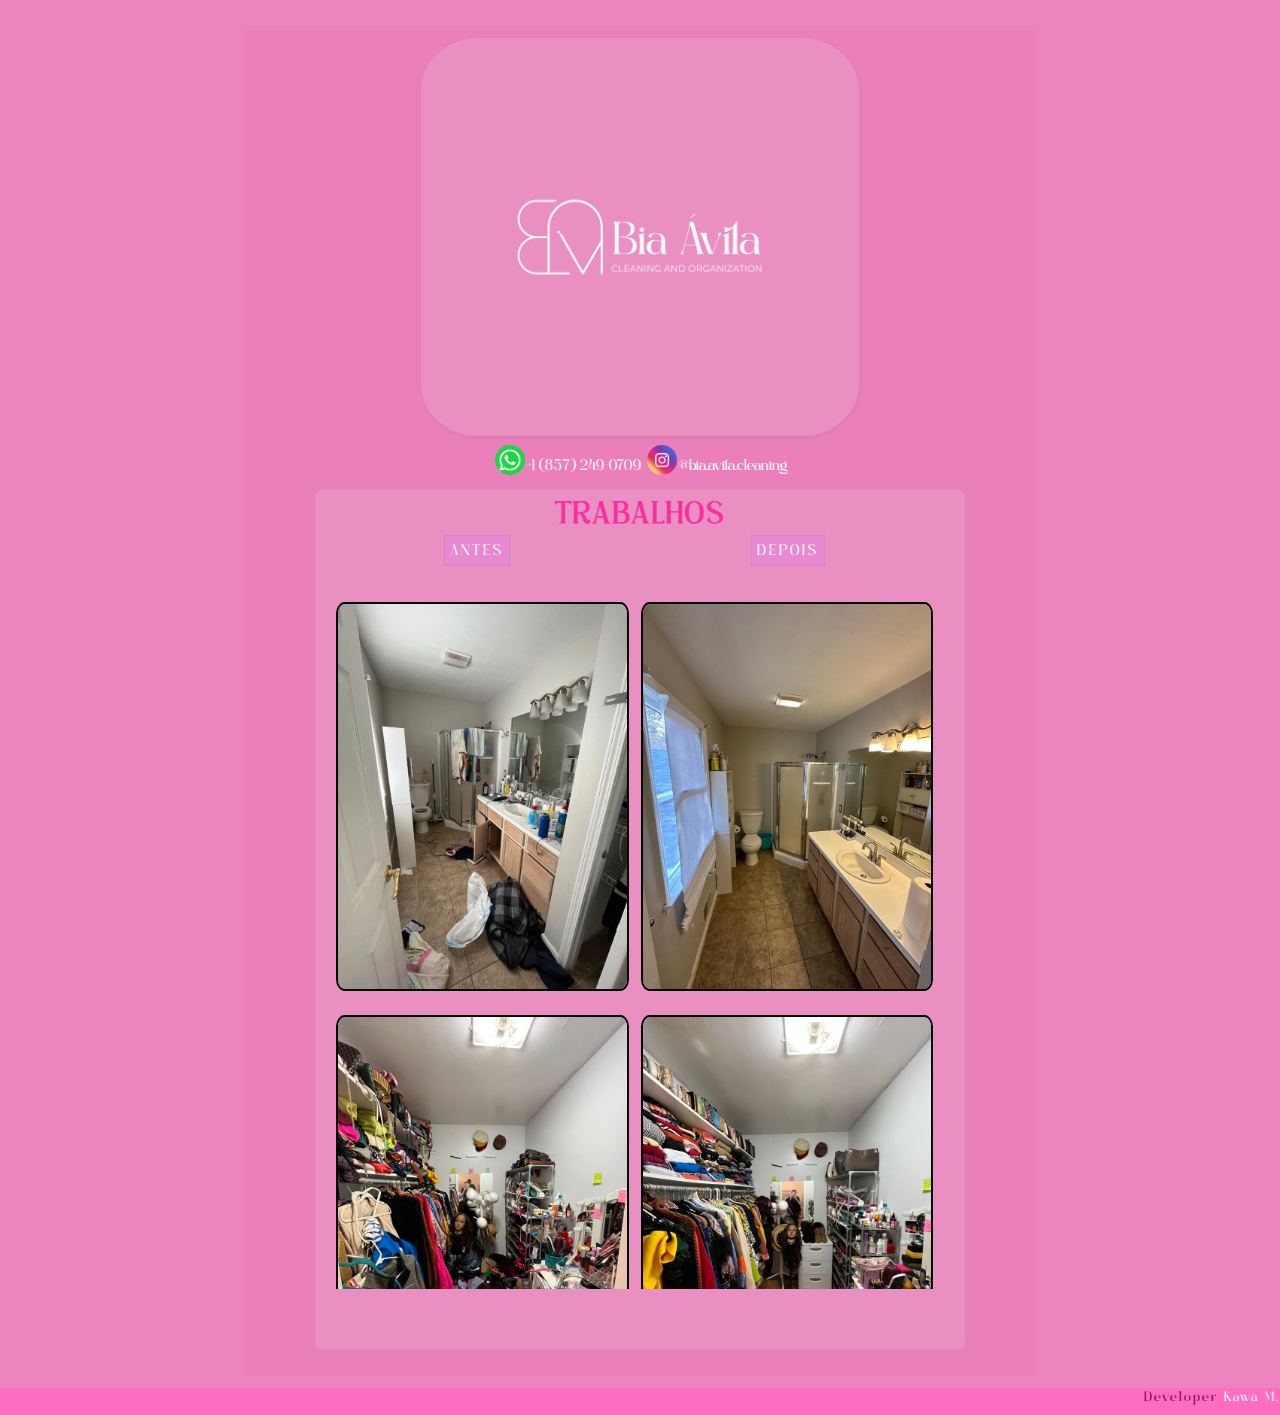
<file: index.html>
<!DOCTYPE html>
<html lang="pt-br">
<head>
    <meta charset="UTF-8">
    <meta http-equiv="X-UA-Compatible" content="IE=edge">
    <meta name="viewport" content="width=device-width, initial-scale=1.0">
    <link rel="stylesheet" href="css/estilo.css">
    <link rel="stylesheet" href="css/screns.css">

    <link rel="shortcut icon" href="imagens/logobiaavila/" type="image/x-icon">

    <title>Bia Ávila: ORGANIZATION AND CLEANING</title>
</head>
<body>
    <main>
        <div id="logo">

            <div id="imagem-logo">
            </div>

        </div>

        <div class="cntt">

                <a href="https://wa.me/18572490709" target="_blank">
                    <img src="menu/logo-whatsapp.png" alt="Whatsapp" class="imagem-cntt" id="whats"><p>+1 (857) 249-0709</p>

                </a>
            
                <a href="https://instagram.com/bia.avila.cleaning?igshid=YmMyMTA2M2Y=" target="_blank">
                    <img src="menu/logo-instagram.jpg" alt="Instagram" class="imagem-cntt" id="insta"><p>@bia.avila.cleaning</p>

                </a>
        </div>

        <section class="trabalhos">
            <header id="cabeçalho">
                <h1>Trabalhos</h1> 
                
                <ul class="ant-dep" id="ant" >
                    <li>
                        Antes
                    </li>
                </ul>
                <ul class="ant-dep" id="dep">
                    <li>
                        Depois
    
                    </li>
                </ul>
            </header>

            <iframe src="imagens.html" id="imagens-trabalho" frameborder="0">
                "Lamento Mas seu navegador não é compativél com Iframes"
            </iframe>
            
        </section> 

    </main>

    <footer>
        <p>Developer <a href="https://github.com/kawa-max" target="_blank">Kawã M.</a></p>
    </footer>
</body>
</html>
</file>
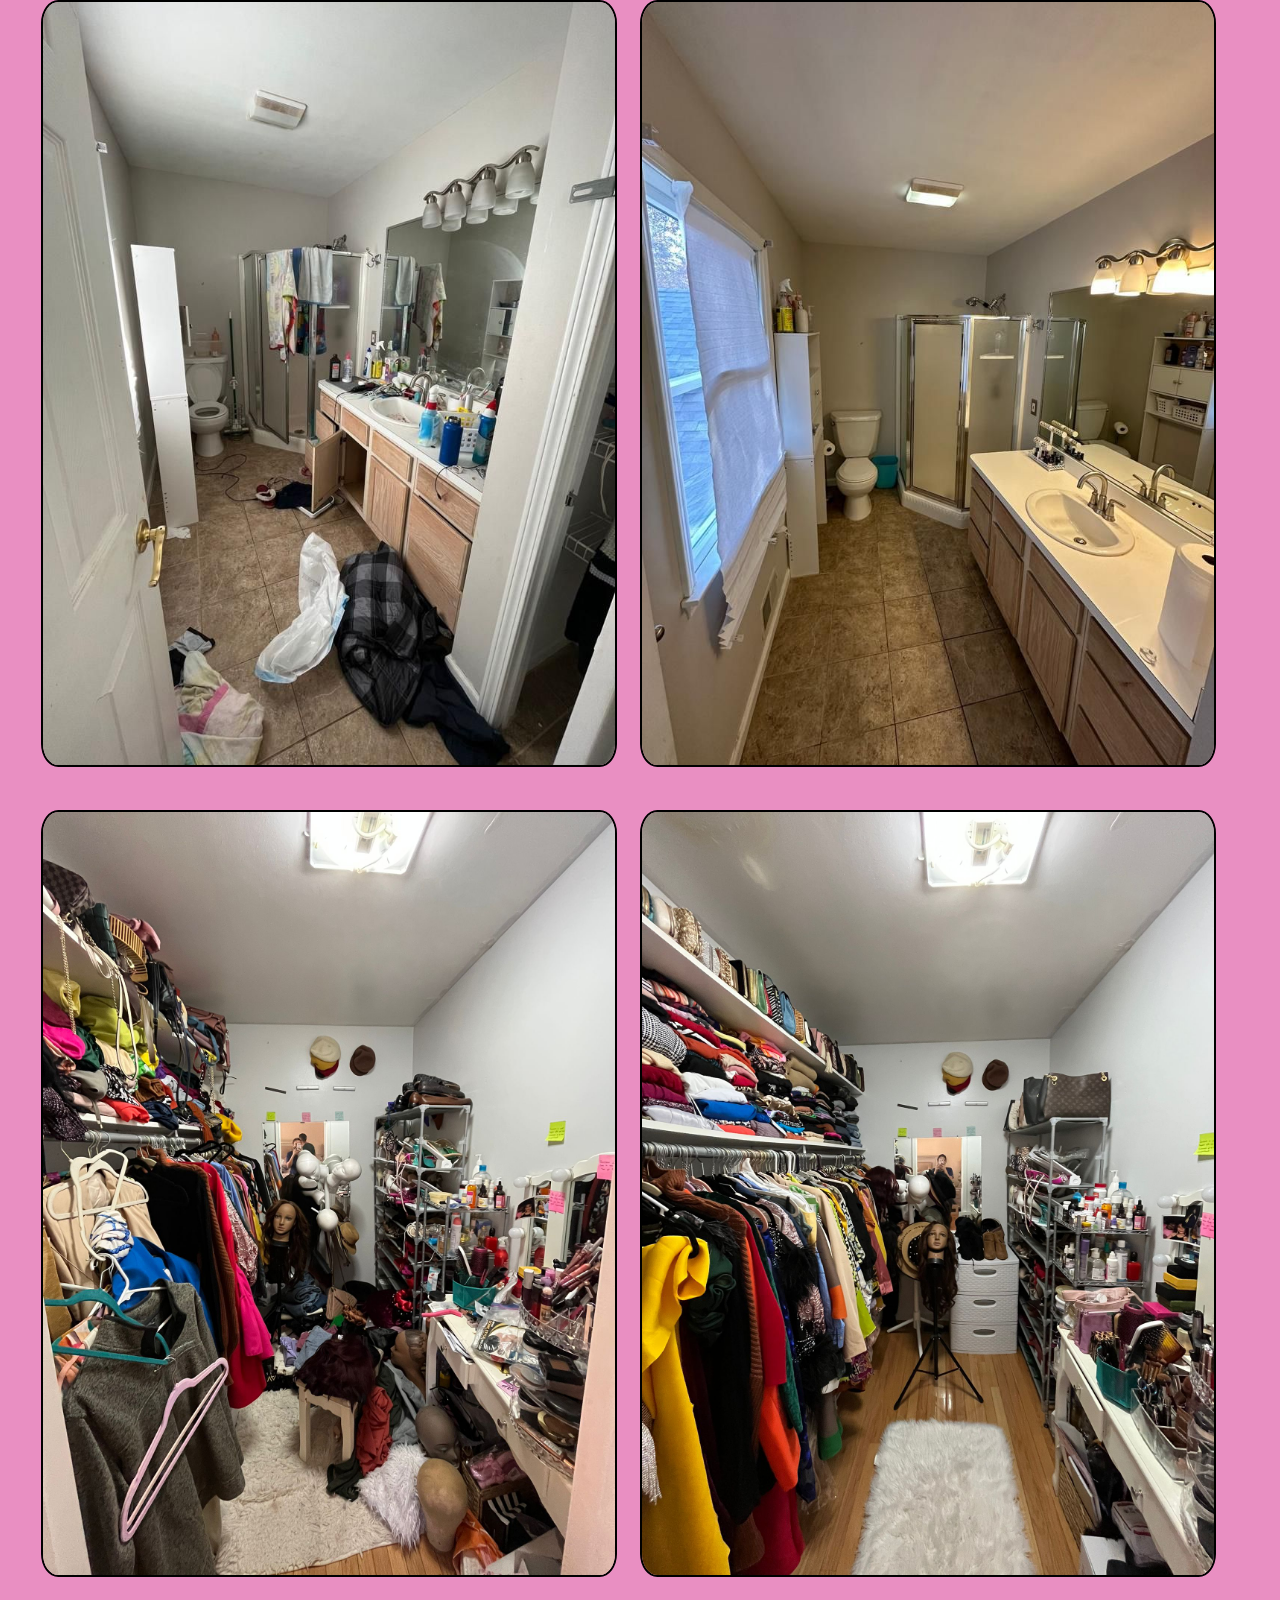
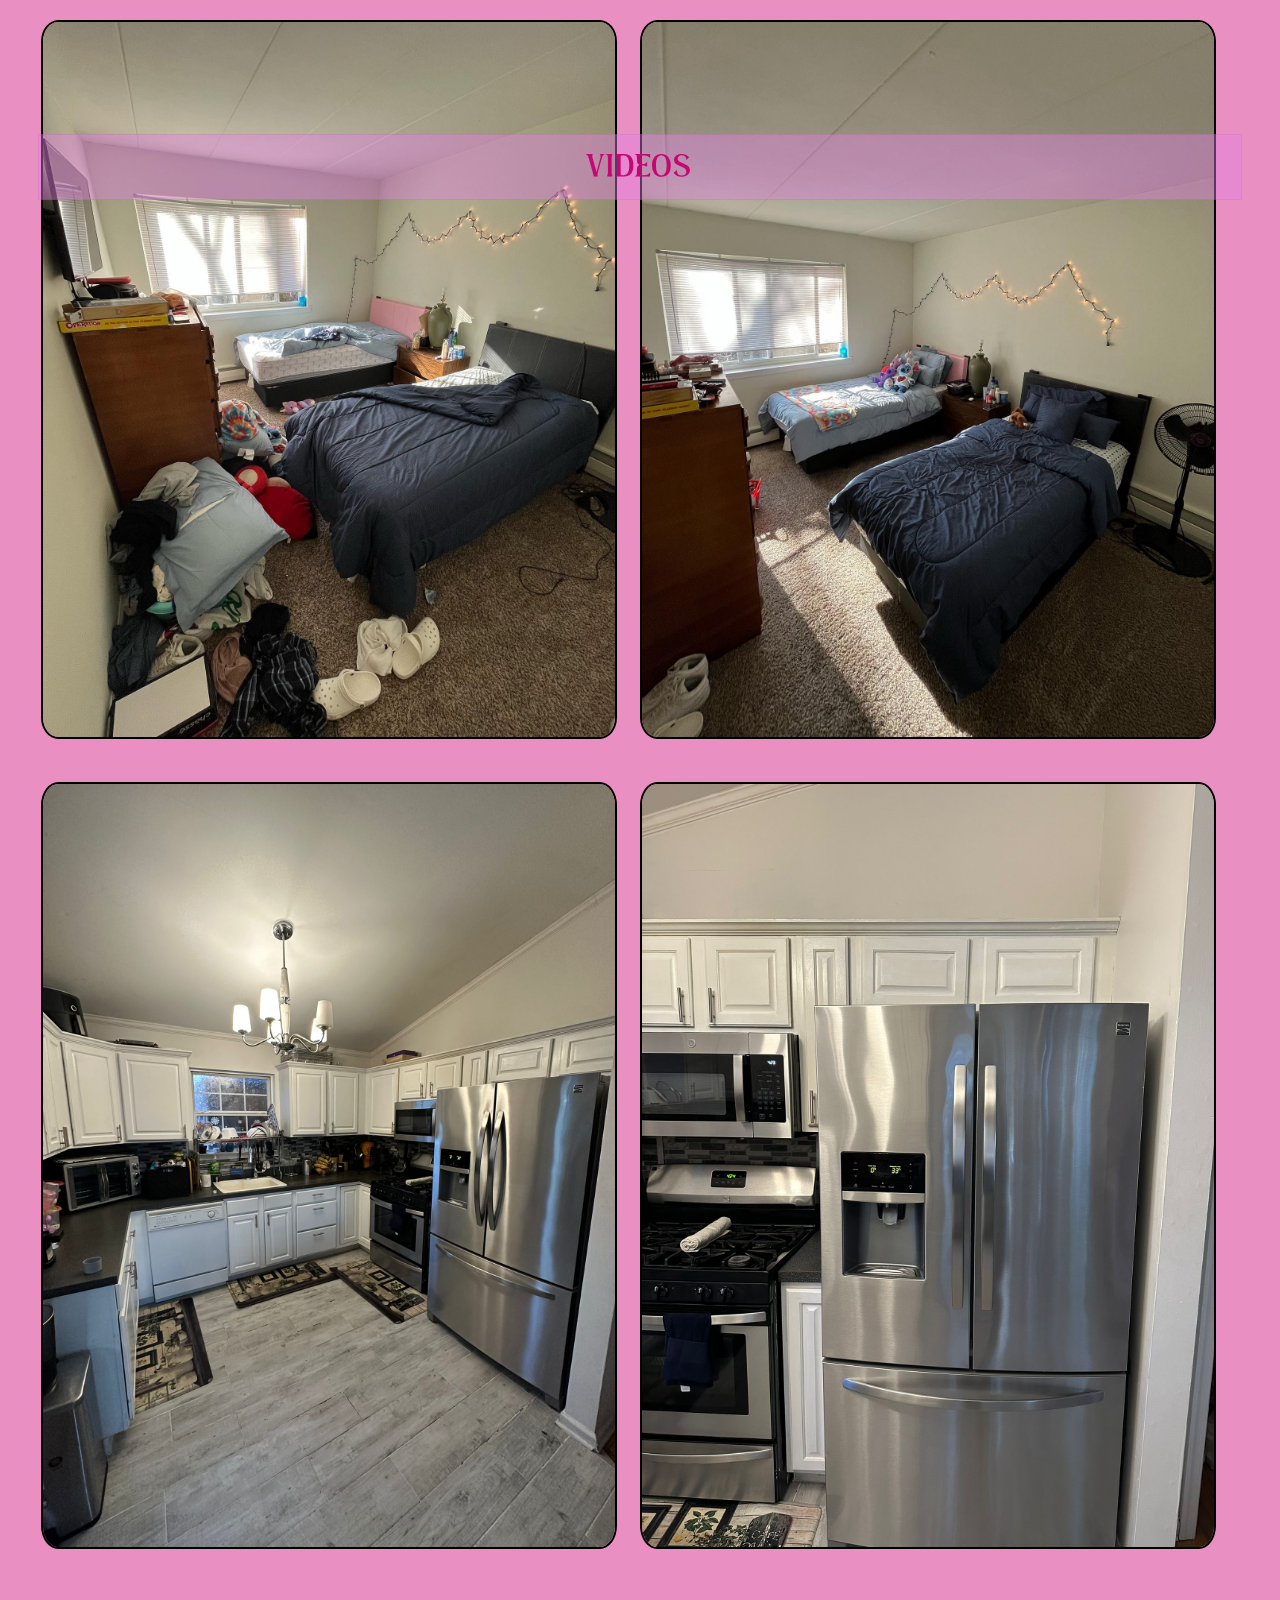
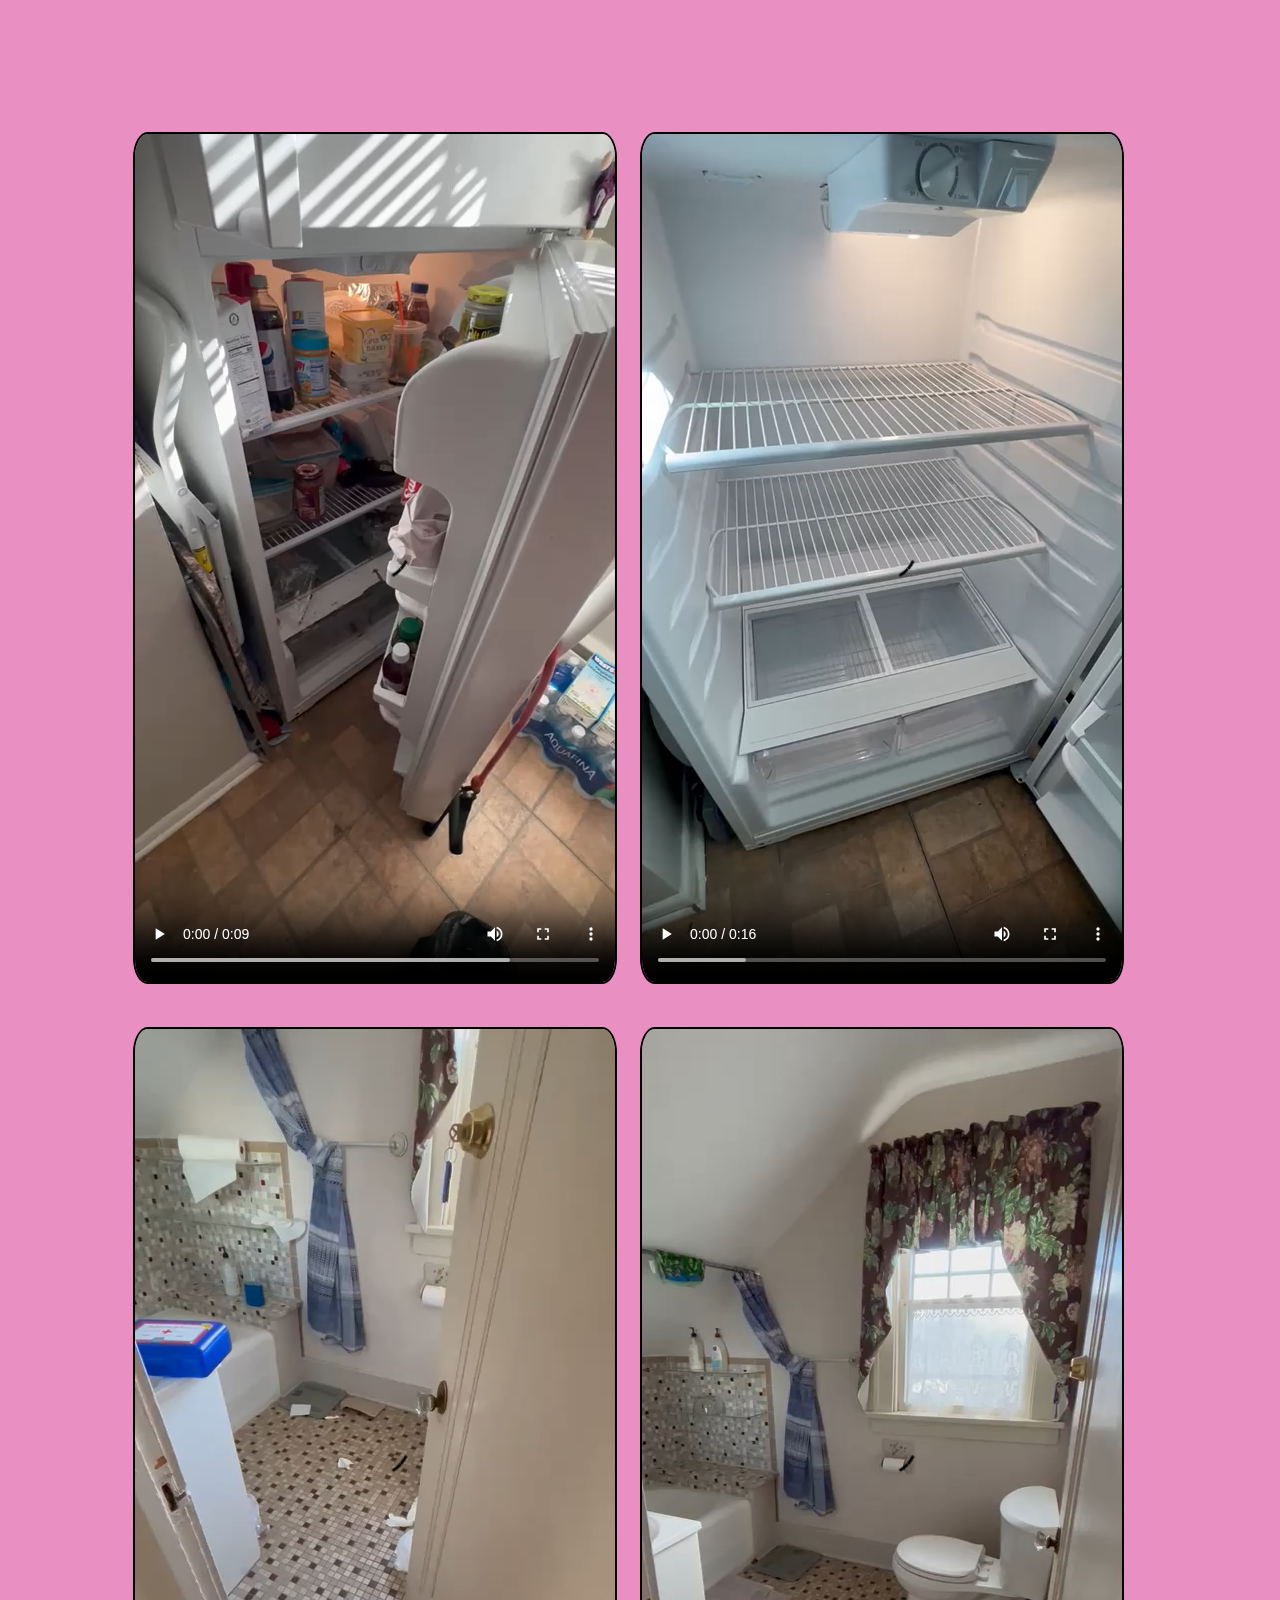
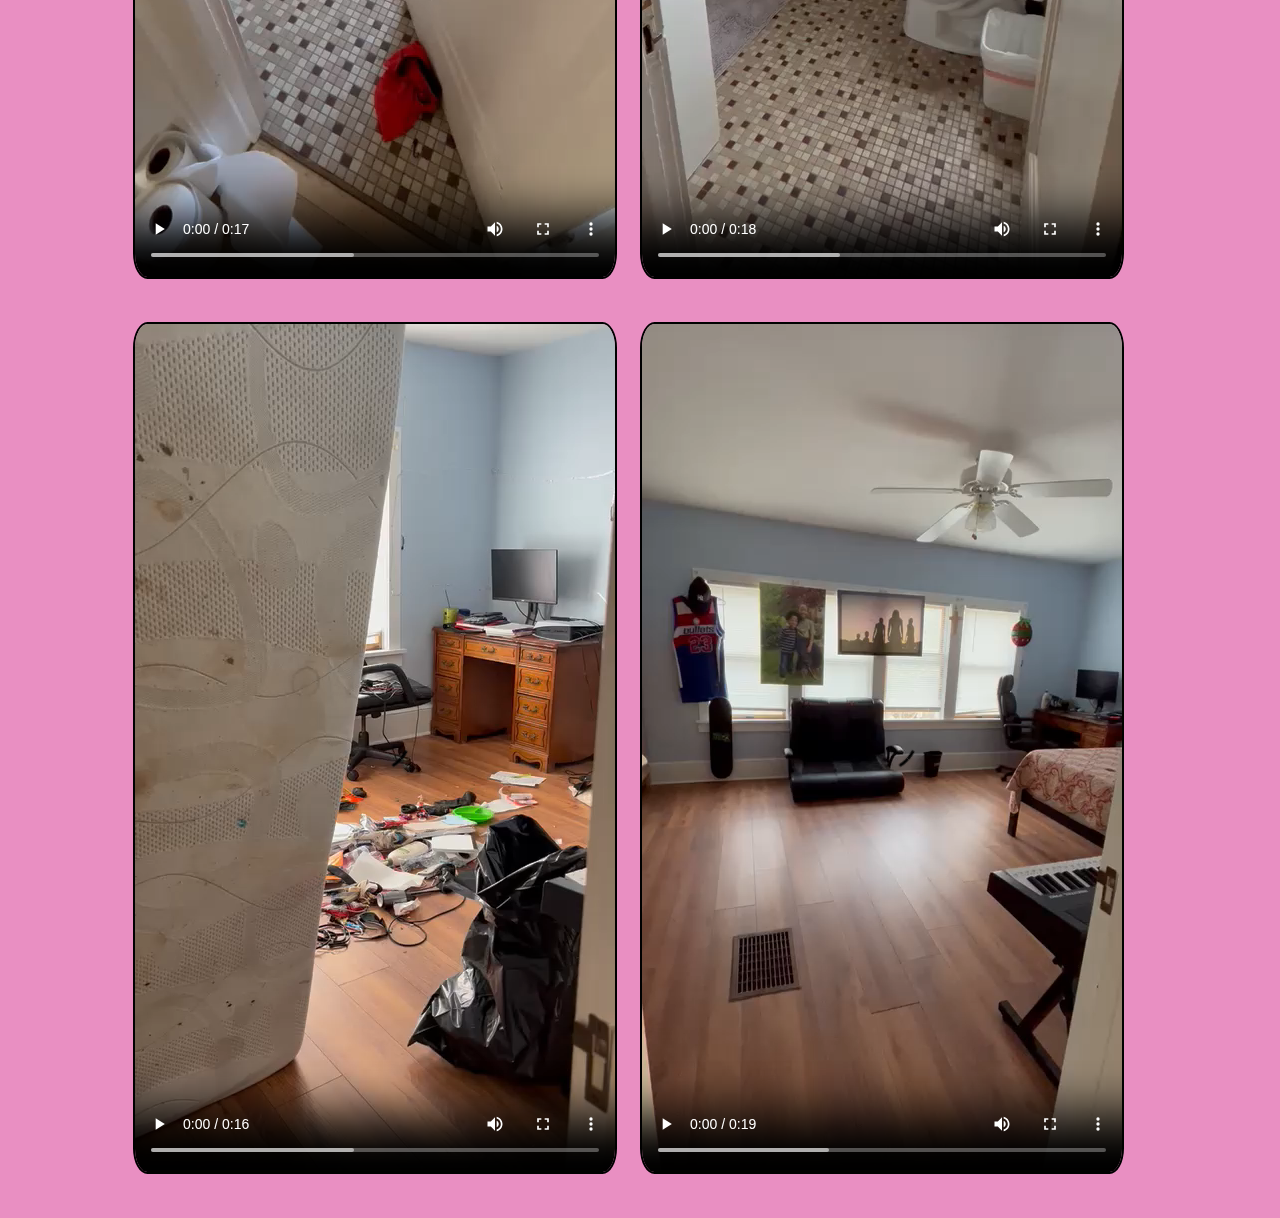
<file: imagens.html>
<!DOCTYPE html>
<html lang="en">
<head>
    <meta charset="UTF-8">
    <meta http-equiv="X-UA-Compatible" content="IE=edge">
    <meta name="viewport" content="width=device-width, initial-scale=1.0">
    <link rel="stylesheet" href="css/estilo_fax.css">
    <title>Faxinas</title>

</head>
<body>

    <div class="faxina">
        <img src="imagens/faxinas/banheiro-antes.jpg" alt="Antes">
        <img src="imagens/faxinas/banheiro-depois.jpg" alt="Depois">

    </div>
    <div class="faxina">
        <img src="imagens/faxinas/closet-antes.jpg" alt="Antes">
        <img src="imagens/faxinas/closet-depois.jpg" alt="Depois">

    </div>

    <div class="faxina">
        <img src="imagens/faxinas/quarto-antes.jpg" alt="Antes">
        <img src="imagens/faxinas/quarto-depois.jpg" alt="Depois">

    </div>
    <div class="faxina">
        <img src="imagens/faxinas/IMG-20230315-WA0012.jpg" alt="Antes">
        <img src="imagens/faxinas/IMG-20230315-WA0016.jpg" alt="Depois">

    </div>
    <h1>Videos</h1>

    <div class="faxina">
        <video controls>
            <source src="imagens/videos/geladeira-antes.mp4">
        </video>
        <video controls>
            <source src="imagens/videos/geladeira-depois.mp4">
        </video>
    </div>
    
    <div class="faxina">
        <video controls>
            <source src="imagens/videos/banheiro-antes.mp4">
        </video>
        <video controls>
            <source src="imagens/videos/banheiro-depois.mp4">
        </video>
    </div>
    <div class="faxina">
        <video controls>
            <source src="imagens/videos/quarto-antes.mp4">
        </video>
        <video controls>
            <source src="imagens/videos/quarto-depois.mp4">
        </video>
    </div>
</body>
</html>    
<style>

    body {
        background-color:#E98FC2 ;
    }

    ::-webkit-scrollbar{

        display: none;
        
    }
</style>
</file>
<file: css/estilo.css>
@charset "UTF-8";

/*

        Configurações Padrão

*/

@font-face {
    font-family: 'Bilagike';
    src: url("../font/Bilagike.otf") format("opentype");
    font-weight: normal;
    font-style: normal;
}

:root {

    --fonte-bila: 'Bilagike';

    --rose: #ed83bf;
    --rose-main: #e77ab873;
    --titulo: #f92ea1;
    --title:  #E98FC2;
    --titulo-ant-dep: #ffffff;

    --fundo-ant-dep: rgba(229, 129, 229, 0.418);

    --footer: #ff6dc0;
    --footer-p: #760143;

    --scrollbar: #f92ea1;
    --scrollbar-thumb: #ff6fc1;

    --borda: rgba(0, 0, 0, 0.05);
}

* {
    margin: 0px;
    padding: 0px;
    box-sizing: border-box;

    font-family: var(--fonte-bila);
}

body {
    height: 100vh;
    width: 100%;

    background: var(--rose) url('../imagens/logobiaavila/pattern.png') center center repeat fixed;
    background-size: cover;
    /*background: var(--rose)*/

    animation: mover 20s ease-in-out .1s alternate-reverse infinite;
}

main {
    width: 100%;
    height: 95%;

    margin: auto;
    background: var(--rose-main);

    justify-content: center;
}

#logo {
    margin: auto;
    margin-bottom: 7px;
    height: 30%;
    width: 57%;

    border-radius: 13%;
    box-shadow: 1px 2px 5px var(--borda);

    background-color: var(--rose);
    position: relative;
    overflow: hidden;

}

#imagem-logo {
    background: var(--rose) url('../imagens/logobiaavila/sublogo.png') center center no-repeat;
    background-size: cover;
    height: 100%;
}

.cntt {
    position: relative;
    text-align: center;
    width: 100%;
    box-shadow: 0px 0px 1px var(--borda);
    margin-bottom: 4%;
}

.cntt p {
    position: relative;
    top: -7px;
    display: inline-block;
}

a {
    text-decoration: none;
    color: white;
}

.imagem-cntt {
    position: relative;
    width: 30px;
    margin: 2px;

    border-radius: 50%;
    background-color: var(--rose);
}

.trabalhos {
    position: relative;
    overflow: hidden;
    margin: auto;

    background: var(--title);
    width: 85%;
    height: 59%;

    border: 1px solid var(--borda);
    border-radius: 5% 5% 0px 0px; 

    background-size: cover;
    background-attachment: fixed; 
}

#cabeçalho {
    position: sticky;
    height: 20%;

    color: var(--titulo);
    background: transparent;

    text-align: center;

    padding-top: 2%;

    letter-spacing: 2.4px;
    text-transform: uppercase;
}

.ant-dep {
    color: var(--titulo-ant-dep);
    background: var(--fundo-ant-dep);
    display: inline-block;

    letter-spacing: 3px;
    text-transform: uppercase;

    margin: 2px;
    padding: 5px;
    
    border: 1px solid var(--borda);

    position: sticky;
    bottom: -100%;

    list-style-type: none;
    text-align: center;

    /*animation: deg 5s 1s ease-in-out infinite;
    */
} 

#ant {
    right: 65%;
}
#dep {
    left: 65%;
}

#imagens-trabalho {
    position: relative;
    margin: auto;
    margin-bottom: 2%;
    height: 80%;
    width: 100%;
}

footer {
    position: absolute;

    width: 100%;
    height: 5%;

    background-color: var(--footer);
    color: var(--footer-p);

    font-size: .9em;
    font-weight: normal;

    text-align: right;
    padding: 2%;
    letter-spacing: 2px;
}

@keyframes mover {
    0% {
        background-position: 0 50%;
    }

    100% {
        background-position: 100% 50%;
    }
}

::-webkit-scrollbar{
    width: 13px;
    background-image: linear-gradient(var(--rose), var(--scrollbar), var(--footer));
}
::-webkit-scrollbar-thumb {
    border-radius: 5%;
    background-image: var(--scrollbar-thumb);
    box-shadow: inset 2px 2px 2px hsla(297, 100%, 84%, 0.7), inset -2px -2px 2px rgba(0, 0, 0, .5);
}
</file>
<file: css/screns.css>
@charset "UTF-8";

    /*Configurações T. Celular e T. Tablet*/

@media screen and (min-width: 590px) and (max-width: 992px) {

    .cntt {
        margin-bottom: 1%;
    }#whats {
        border: 2px solid rgb(39, 155, 54);
    }#insta {
        border: 2px solid rgb(119, 65, 175);
    }

    main {
        height: 120%;
        padding: 1%;
    }

    .trabalhos {
        border-radius: 2%;
        height: 63%;
        width: 83%;
    }

    #cabeçalho {
        height: 17%;
    }

    #ant {
        right: 70%;
    }
    #dep {
        left: 67%;
    }

}

    /*Configurações Desktop e T. Grandes(Monitor, TV, etc)*/

@media screen and (min-width: 992px){

    body {
        background: var(--rose);
    }

    .cntt {
        margin-bottom: 1%;
    }

    .cntt img:hover {
        transform: translate(-3px, -3px);
        box-shadow: 5px 5px 10px rgba(0, 0, 0, 0.623);
        transition: .4s, border .3s;
    }#whats:hover {
        border: 2px solid rgb(39, 155, 54);
    }#insta:hover {
        border: 2px solid rgb(119, 65, 175);
    }

    main {
        width: 62%;
        height: 150%;

        border-radius: 1%;

        margin-top: 2%;
        margin-bottom: 1%;

        padding: 1%;
    }

    .trabalhos {
        border-radius: 1%;
        height: 65%;
    }

    #cabeçalho {
        height: 10%;
        margin-bottom: 4%;
        padding: 5px;
    }

    
    h1:hover {
        animation: hover 2s .3 ease-in-out both;
    }

    .ant-dep {
        margin-bottom: 13px;
        
    } 
    #ant {
        right: 70%;
    }
    #dep {
        left: 67%;
    }

    footer {
        padding: 0%;
        height: 3%;
    }
}

@keyframes hover {
    to {
        letter-spacing: 50px;
        transition: letter-spacing .1s;
    }
}
</file>
<file: css/estilo_fax.css>
@charset "UTF-8";

@font-face {
    font-family: 'Bilagike';
    src: url("../font/Bilagike.otf") format("opentype");
    font-weight: normal;
    font-style: normal;
}

:root {

    --fonte-bila: 'Bilagike';

    --rose: #ed83bf;
    --rose-main: #e77ab873;
    --titulo: #f92ea1;
    --title:  #E98FC2;
    --titulo-ant-dep: #c60673;

    --fundo-ant-dep: rgba(229, 129, 229, 0.418);

    --footer: #ff6dc0;

    --borda: rgba(0, 0, 0, 0.05);
}


*{ 

    font-family: var(--fonte-bila);

    margin: 0px;
    padding: 0px;
    box-sizing: border-box;
}

.faxina {
    position: relative;
    margin: auto;
    margin-bottom: 3px;

    width: 45%;
    height: 50%;
    background-color:transparent;

    display: flex;
    align-items: center;
    justify-content: center;

    background-size: cover;
    background-attachment: scroll;

}

.faxina img {
    position: relative;
    width: 100%;

    border: 2px solid black;
    border-radius: 3%;

    margin-right: 4%;
    margin-bottom: 7%;
}


.faxina video {
    position: relative;
    width: 100%;
    height: 100%;

    border: 2px solid black;
    border-radius: 3%;

    margin-right: 4%;
    margin-bottom: 7%;
}

h1, h2 {
    color: var(--titulo-ant-dep);
    background: var(--fundo-ant-dep);

    letter-spacing: 3px;
    text-transform: uppercase;

    margin: 3%;
    padding: 1%;
    
    border: 1px solid var(--borda);

    position: sticky;
    bottom: -100%;

    list-style-type: none;
    text-align: center;
}
</file>
